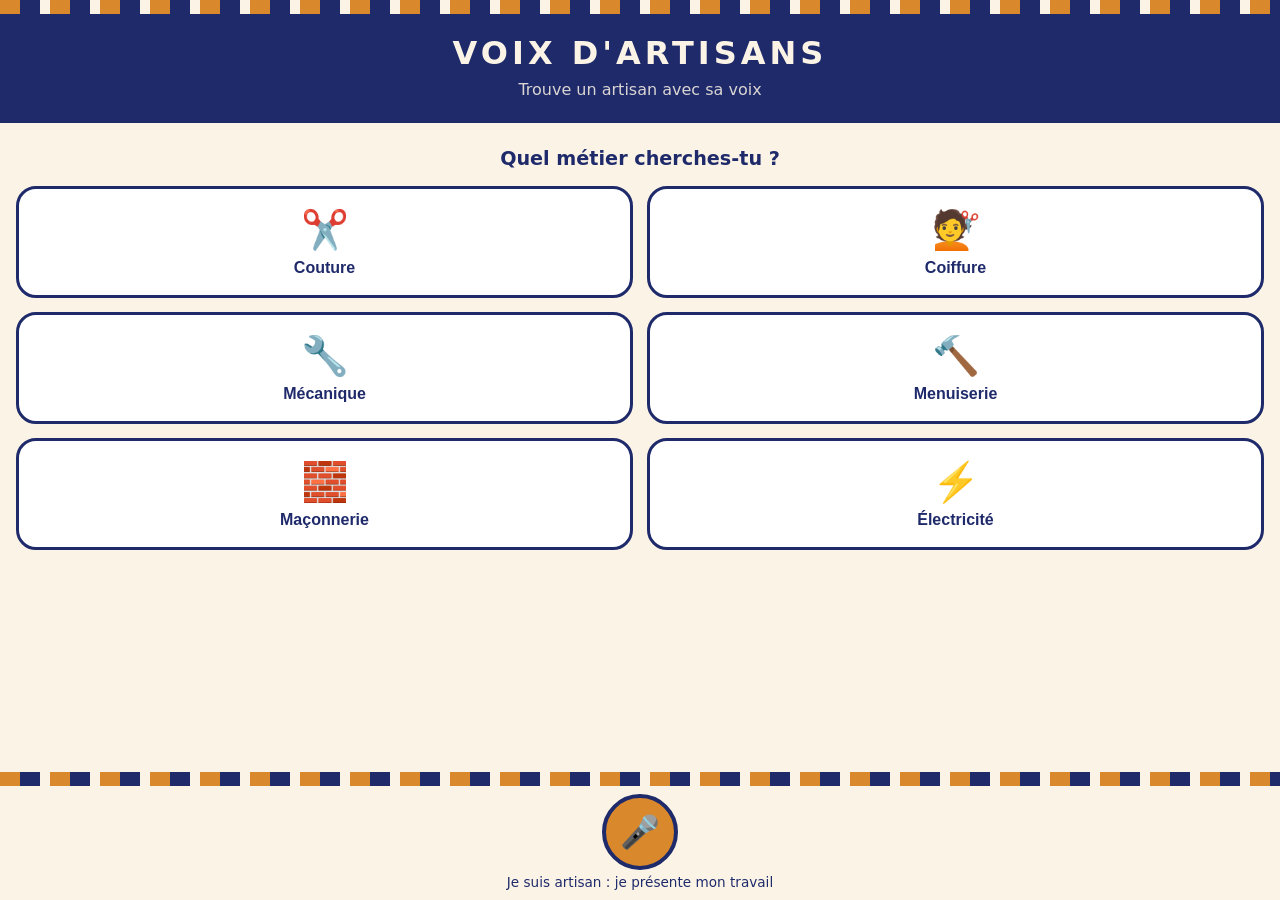
<file: index.html>
<!DOCTYPE html>
<html lang="fr">
<head>
  <meta charset="UTF-8">
  <meta name="viewport" content="width=device-width, initial-scale=1">
  <title>Voix d'Artisans</title>
  <link rel="stylesheet" href="style.css">
</head>
<body>
  <header>
    <div class="bande"></div>
    <h1>VOIX D'ARTISANS</h1>
    <p>Trouve un artisan avec sa voix</p>
  </header>

  <main>
    <h2>Quel métier cherches-tu ?</h2>
    <div class="metiers">
      <button class="metier"><span>✂️</span>Couture</button>
      <button class="metier"><span>💇</span>Coiffure</button>
      <button class="metier"><span>🔧</span>Mécanique</button>
      <button class="metier"><span>🔨</span>Menuiserie</button>
      <button class="metier"><span>🧱</span>Maçonnerie</button>
      <button class="metier"><span>⚡</span>Électricité</button>
    </div>
  </main>

  <footer>
    <div class="bande"></div>
  <button class="micro" aria-label="Enregistrer ma voix" onclick="window.location='enregistrer.html'">🎤</button>
    <p>Je suis artisan : je présente mon travail</p>
  </footer>
</body>
  </html>
</file>
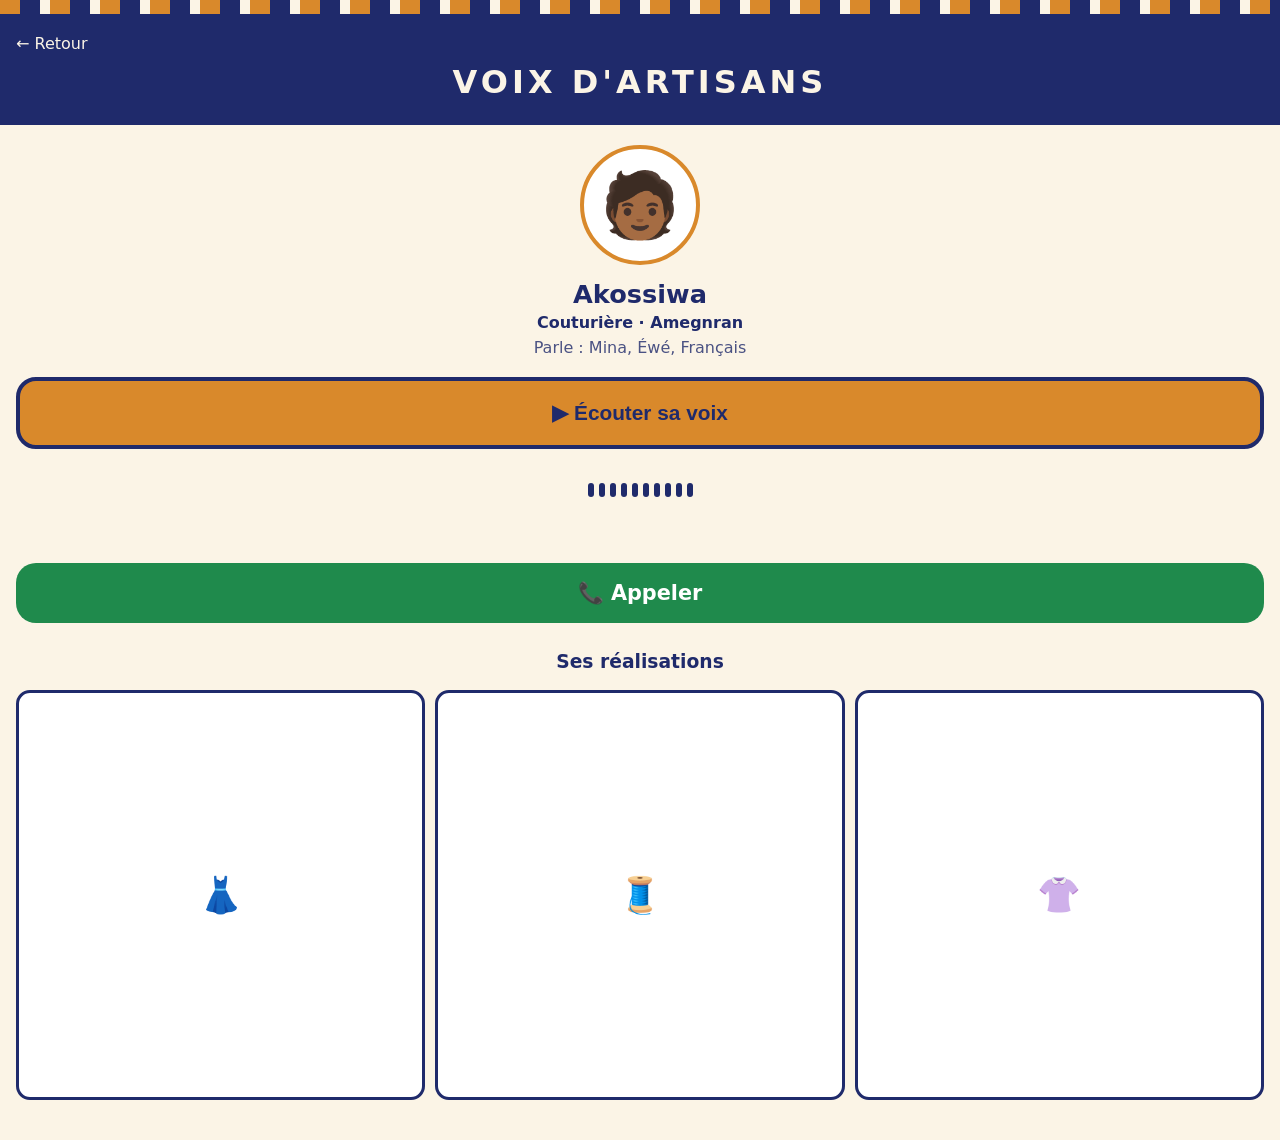
<file: artisan.html>
<!DOCTYPE html>
<html lang="fr">
<head>
  <meta charset="UTF-8">
  <meta name="viewport" content="width=device-width, initial-scale=1">
  <title>Fiche artisan - Voix d'Artisans</title>
  <link rel="stylesheet" href="style.css">
  <link rel="stylesheet" href="artisan.css">
</head>
<body>
  <header>
    <div class="bande"></div>
    <a class="retour" href="index.html">← Retour</a>
    <h1>VOIX D'ARTISANS</h1>
  </header>

  <main class="fiche">
    <div class="photo">🧑🏾</div>
    <h2>Akossiwa</h2>
    <p class="metier-nom">Couturière · Amegnran</p>
    <p class="langues">Parle : Mina, Éwé, Français</p>

    <button id="ecouter" class="ecouter">▶ Écouter sa voix</button>
    <div class="onde" id="onde">
      <span></span><span></span><span></span><span></span><span></span>
      <span></span><span></span><span></span><span></span><span></span>
    </div>
    <p id="message"></p>

    <a class="appeler" href="tel:+22800000000">📞 Appeler</a>

    <h3>Ses réalisations</h3>
    <div class="realisations">
      <div>👗</div><div>🧵</div><div>👚</div>
    </div>
  </main>

  <script>
    const bouton = document.getElementById("ecouter");
    const onde = document.getElementById("onde");
    const message = document.getElementById("message");
    let enCours = false;

    bouton.addEventListener("click", () => {
      enCours = !enCours;
      onde.classList.toggle("actif", enCours);
      bouton.textContent = enCours ? "⏸ Pause" : "▶ Écouter sa voix";
      message.textContent = enCours ? "Exemple : la vraie voix viendra bientôt" : "";
    });
  </script>
</body>
  </html>
</file>
<file: style.css>
:root {
  --indigo: #1f2a6b;
  --ocre: #d9892b;
  --creme: #fbf4e6;
}

* { box-sizing: border-box; }

body {
  margin: 0;
  font-family: system-ui, sans-serif;
  background: var(--creme);
  color: var(--indigo);
  text-align: center;
}

.bande {
  height: 14px;
  background: repeating-linear-gradient(
    90deg,
    var(--ocre) 0 20px,
    var(--indigo) 20px 40px,
    var(--creme) 40px 50px
  );
}

header { background: var(--indigo); color: var(--creme); padding-bottom: 24px; }
header .bande { margin-bottom: 20px; }
h1 { margin: 0; letter-spacing: 4px; }
header p { margin: 8px 0 0; opacity: 0.85; }

h2 { margin: 24px 16px 16px; font-size: 1.2rem; }

.metiers {
  display: grid;
  grid-template-columns: repeat(2, 1fr);
  gap: 14px;
  padding: 0 16px 140px;
}

.metier {
  background: white;
  border: 3px solid var(--indigo);
  border-radius: 20px;
  padding: 18px 8px;
  font-size: 1rem;
  font-weight: 600;
  color: var(--indigo);
}
.metier span { display: block; font-size: 2.4rem; margin-bottom: 6px; }

footer {
  position: fixed;
  bottom: 0;
  left: 0;
  right: 0;
  background: var(--creme);
  padding-bottom: 10px;
}
footer p { margin: 4px 0 0; font-size: 0.85rem; }

.micro {
  width: 76px;
  height: 76px;
  margin-top: 8px;
  border-radius: 50%;
  border: 4px solid var(--indigo);
  background: var(--ocre);
  font-size: 2rem;
   }
</file>
<file: artisan.css>
.retour {
  display: block;
  text-align: left;
  color: var(--creme);
  padding: 0 16px 10px;
  text-decoration: none;
}

.fiche { padding: 20px 16px 40px; }

.photo {
  width: 120px;
  height: 120px;
  margin: 0 auto;
  border-radius: 50%;
  border: 4px solid var(--ocre);
  background: white;
  font-size: 4rem;
  line-height: 112px;
}

.fiche h2 { margin: 14px 0 4px; font-size: 1.6rem; }
.metier-nom { margin: 0; font-weight: 600; }
.langues { margin: 6px 0 20px; opacity: 0.8; }

.ecouter {
  width: 100%;
  padding: 20px;
  font-size: 1.3rem;
  font-weight: 700;
  background: var(--ocre);
  color: var(--indigo);
  border: 4px solid var(--indigo);
  border-radius: 20px;
}

.onde {
  display: flex;
  justify-content: center;
  align-items: center;
  gap: 5px;
  height: 50px;
  margin: 16px 0 4px;
}
.onde span {
  width: 6px;
  height: 14px;
  background: var(--indigo);
  border-radius: 3px;
}
.onde.actif span { animation: danse 0.8s ease-in-out infinite; }
.onde.actif span:nth-child(odd) { animation-delay: 0.2s; }
@keyframes danse {
  0%, 100% { height: 10px; }
  50% { height: 44px; }
}

#message { min-height: 1.2em; font-size: 0.9rem; }

.appeler {
  display: block;
  margin: 16px 0 28px;
  padding: 18px;
  background: #1f8a4c;
  color: white;
  font-size: 1.3rem;
  font-weight: 700;
  border-radius: 20px;
  text-decoration: none;
}

.realisations {
  display: grid;
  grid-template-columns: repeat(3, 1fr);
  gap: 10px;
}
.realisations div {
  aspect-ratio: 1;
  background: white;
  border: 3px solid var(--indigo);
  border-radius: 14px;
  display: flex;
  align-items: center;
  justify-content: center;
  font-size: 2.2rem;
}
</file>
